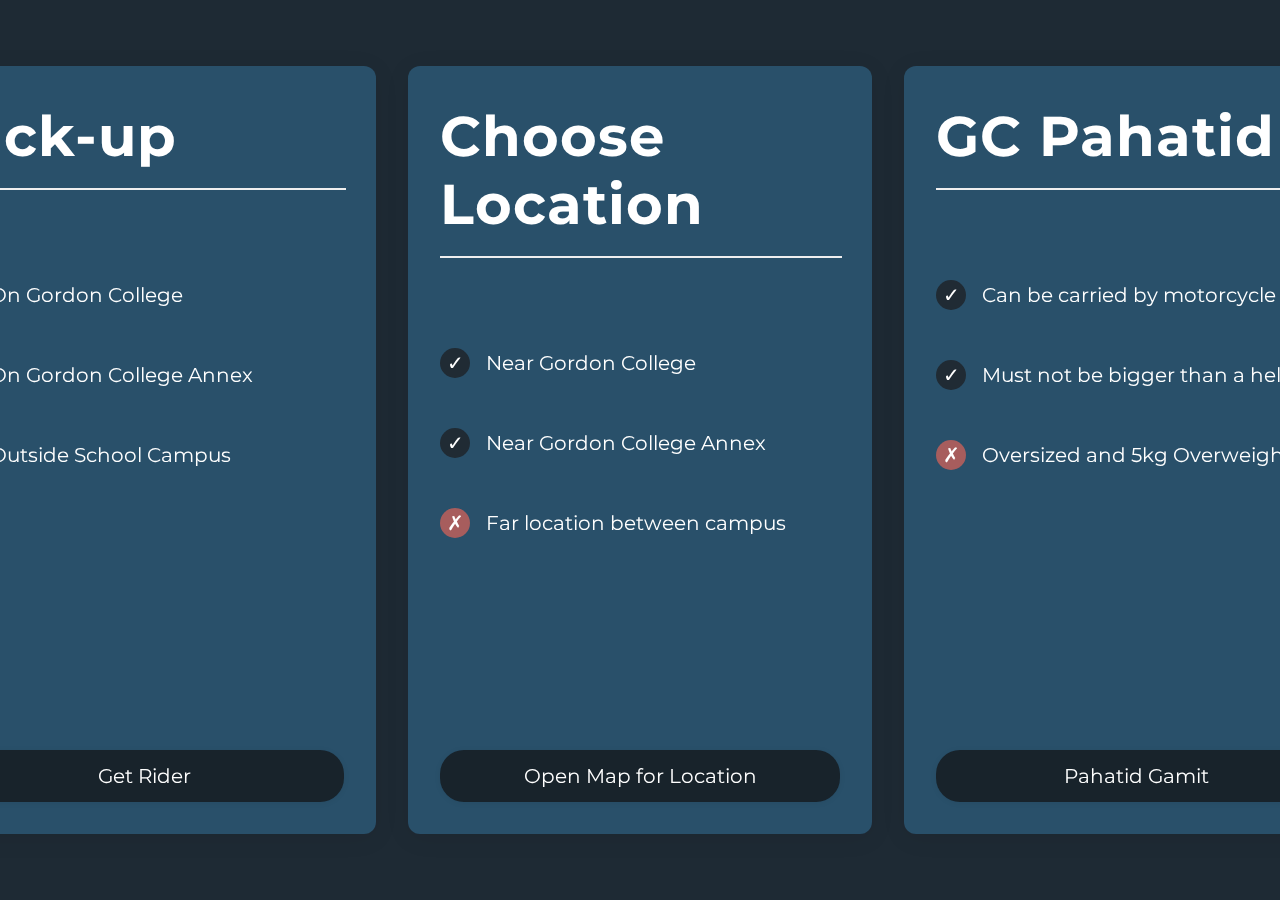
<file: options.html>
<!DOCTYPE html>
<html lang="en">
<head>
  <meta charset="UTF-8">
  <meta name="viewport" content="width=device-width, initial-scale=1.0">
  <title>Options Page</title>
  <link rel="preconnect" href="https://fonts.googleapis.com">
  <link rel="preconnect" href="https://fonts.gstatic.com" crossorigin>
  <link href="https://fonts.googleapis.com/css2?family=Anton&family=Cal+Sans&family=Geologica:wght@100..900&family=Kanit:ital,wght@0,100;0,200;0,300;0,400;0,500;0,600;0,700;0,800;0,900;1,100;1,200;1,300;1,400;1,500;1,600;1,700;1,800;1,900&family=League+Gothic&family=Montserrat:ital,wght@0,100..900;1,100..900&family=National+Park:wght@200..800&display=swap" rel="stylesheet">
  <style>
    body {
      margin: 0;
      padding: 20px;
      font-family: 'Montserrat', Arial, sans-serif;
      background: #f5f5f5;
    }
    /* Desktop: Modal Overlay for the three cards */
    .modal-overlay {
      position: fixed;
      top: 0; left: 0; right: 0; bottom: 0;
      width: 100vw;
      height: 100vh;
      background: rgba(26,38,48, 0.98);
      z-index: 9999;
      display: flex;
      align-items: center;
      justify-content: center;
    }
    .modal-content {
      display: flex;
      gap: 32px;
      padding: 32px;
    }
    /* Desktop: Dark Card Design */
    .card {
      background: #29506a;
      border-radius: 12px;
      width: 400px;
      padding: 36px 32px 32px 32px;
      color: #fff;
      display: flex;
      flex-direction: column;
      align-items: stretch;
      box-shadow: 0 4px 24px rgba(0,0,0,0.08);
      min-height: 700px;
      transition: transform 0.3s ease, box-shadow 0.3s ease;
    }
    
    .card:hover {
      transform: translateY(-10px);
      box-shadow: 0 12px 32px rgba(0,0,0,0.15);
    }
    .card-header,
    .card hr,
    .card-list,
    .card-btn {
      width: 100%;
    }
    .card-header {
      font-size: 56px;
      font-weight: 700;
      margin-bottom: 18px;
      letter-spacing: 1px;
    }
    .card hr {
      border: 0.5px solid #eee;
      margin: 0 0 90px 0;
    }
    .card-list {
      list-style: none;
      padding: 0;
      margin: 0 0 38px 0;
    }
    .card-list li {
      display: flex;
      align-items: center;
      font-size: 20px;
      margin-bottom: 50px;
    }
    /* Desktop Check/Cross Styling (for dark card) */
    .check {
      display: inline-block;
      width: 30px;
      height: 30px;
      background: #202b34;
      color: #fff;
      border-radius: 50%;
      text-align: center;
      line-height: 30px;
      font-size: 20px;
      margin-right: 16px;
    }
    .cross {
      display: inline-block;
      width: 30px;
      height: 30px;
      background: #a75d5d;
      color: #fff;
      border-radius: 50%;
      text-align: center;
      line-height: 30px;
      font-size: 20px;
      margin-right: 16px;
    }
    .card-btn {
      padding: 14px 0;
      background: #18232b;
      color: #fff;
      border: none;
      border-radius: 24px;
      font-size: 20px;
      font-family: 'Montserrat', Arial, sans-serif;
      cursor: pointer;
      margin-top: auto;
      box-shadow: 0 1px 6px #0001;
      transition: background 0.15s;
    }
    .card-btn:hover {
      background: #1c285a;
    }

    /* Tablet Transition */
    @media (max-width: 1200px) {
      .modal-content {
        gap: 28px;
        padding: 18px;
      }
      .card {
        width: 100%; 
        max-width: 350px; 
      }
    }
    
    /* --- Mobile/Android/iOS Theme Fixes (Max Width 850px) --- */
    @media (max-width: 850px) {
      /* 1. Adjust body padding */
      body {
        padding: 10px;
      }
    
      /* 2. Remove fixed position and dark background for a scrollable mobile page */
      .modal-overlay {
        position: static; 
        height: auto;
        min-height: 100vh;
        align-items: flex-start; 
        background: #f5f5f5; 
        padding: 20px 0; 
      }
      
      .modal-content {
        flex-direction: column; /* Stack cards vertically */
        gap: 20px;
        padding: 0;
        width: 100%;
      }
    
      /* 3. Mobile Card Styling (iOS-like White Card) */
      .card {
        width: 100%; 
        max-width: none; 
        min-height: auto; 
        padding: 25px 20px;
        box-sizing: border-box; 
        
        background: #ffffff; /* White background for clean look */
        color: #1A2630; /* Dark text for contrast */
        box-shadow: 0 1px 4px rgba(0,0,0,0.1); /* Subtle shadow */
        border: 1px solid #e0e0e0; /* Subtle border */
        transition: none; /* Disable desktop hover transition */
      }
      .card:hover {
          transform: none; 
          box-shadow: 0 1px 4px rgba(0,0,0,0.1);
      }
      
      .card-header {
        color: #1A2630; 
        font-size: 32px;
      }
      
      .card hr {
        border-color: #f0f0f0; /* Lighter separator */
        margin: 0 0 20px 0; /* Reduced margin */
      }
      
      .card-list li {
        font-size: 18px; 
        margin-bottom: 20px; 
      }
      
      /* Mobile Check/Cross Styling (for light card) */
      .check {
        background: #26c166; /* Green check */
        color: white;
      }
      .cross {
        background: #dc3545; /* Red cross */
        color: white;
      }
    
      /* 4. Use primary app color for the action button */
      .card-btn {
        padding: 16px 20px;
        background: #1671B7; /* Main blue button */
        font-weight: 600;
        box-shadow: none; 
      }
    }
  </style>
</head>
<body>
  <div id="infoModal" class="modal-overlay">
    <div class="modal-content">
      <div class="card">
        <div class="card-header">Pick-up</div>
        <hr>
        <ul class="card-list">
          <li><span class="check">&#10003;</span> On Gordon College</li>
          <li><span class="check">&#10003;</span> On Gordon College Annex</li>
          <li><span class="cross">&#10007;</span> Outside School Campus</li>
        </ul>
        <button class="card-btn" id="getRiderBtn">Get Rider</button>
      </div>
      <div class="card">
        <div class="card-header">Choose Location</div>
        <hr>
        <ul class="card-list">
          <li><span class="check">&#10003;</span> Near Gordon College</li>
          <li><span class="check">&#10003;</span> Near Gordon College Annex</li>
          <li><span class="cross">&#10007;</span> Far location between campus</li>
        </ul>
        <button class="card-btn" id="chooseLocBtn">Open Map for Location</button>
      </div>
      <div class="card">
        <div class="card-header">GC Pahatid</div>
        <hr>
        <ul class="card-list">
          <li><span class="check">&#10003;</span> Can be carried by motorcycle</li>
          <li><span class="check">&#10003;</span> Must not be bigger than a helmet</li>
          <li><span class="cross">&#10007;</span> Oversized and 5kg Overweight</li>
        </ul>
        <button class="card-btn" id="pahatidBtn">Pahatid Gamit</button>
      </div>
    </div>
  </div>
  <script>
    document.addEventListener('DOMContentLoaded', function() {
      document.getElementById('getRiderBtn').onclick = function() {
        window.location.href = "Pickup.html";
      };
      // navigate to chooseloc.html
      document.getElementById('chooseLocBtn').onclick = function() {
        window.location.href = "location.html";
      };
      // navigate to pahatid.html
      document.getElementById('pahatidBtn').onclick = function() {
        window.location.href = "pahatid.html";
      };
    });
    
  </script>
</body>
</html>
</file>
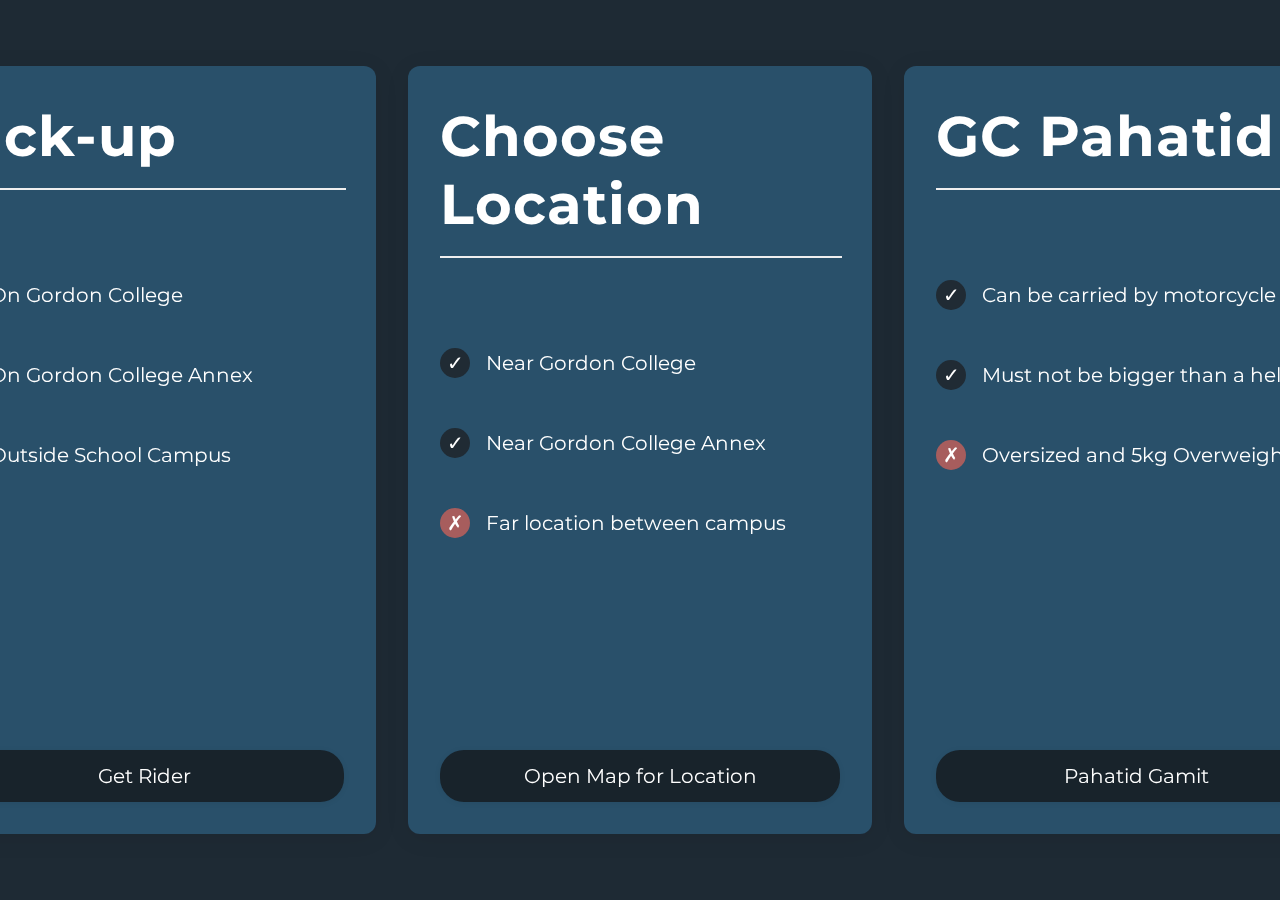
<file: pickup.html>
<!DOCTYPE html>
<html lang="en">
<head>
  <meta charset="UTF-8">
  <meta name="viewport" content="width=device-width, initial-scale=1.0">
  <title>Options Page</title>
  <link rel="preconnect" href="https://fonts.googleapis.com">
  <link rel="preconnect" href="https://fonts.gstatic.com" crossorigin>
  <link href="https://fonts.googleapis.com/css2?family=Anton&family=Cal+Sans&family=Geologica:wght@100..900&family=Kanit:ital,wght@0,100;0,200;0,300;0,400;0,500;0,600;0,700;0,800;0,900;1,100;1,200;1,300;1,400;1,500;1,600;1,700;1,800;1,900&family=League+Gothic&family=Montserrat:ital,wght@0,100..900;1,100..900&family=National+Park:wght@200..800&display=swap" rel="stylesheet">
  <style>
    body {
      margin: 0;
      padding: 20px;
      font-family: 'Montserrat', Arial, sans-serif;
      background: #f5f5f5;
    }
    .modal-overlay {
      position: fixed;
      top: 0; left: 0; right: 0; bottom: 0;
      width: 100vw;
      height: 100vh;
      background: rgba(26,38,48, 0.98);
      z-index: 9999;
      display: flex;
      align-items: center;
      justify-content: center;
    }
    .modal-content {
      display: flex;
      gap: 32px;
      padding: 32px;
    }
    .card {
      background: #29506a;
      border-radius: 12px;
      width: 400px;
      padding: 36px 32px 32px 32px;
      color: #fff;
      display: flex;
      flex-direction: column;
      align-items: stretch;
      box-shadow: 0 4px 24px rgba(0,0,0,0.08);
      min-height: 700px;
      /* Add these properties for smooth transition */
      transition: transform 0.3s ease, box-shadow 0.3s ease;
    }
    
    .card:hover {
      transform: translateY(-10px);
      box-shadow: 0 12px 32px rgba(0,0,0,0.15);
    }
    /* Make key elements span full width for alignment */
    .card-header,
    .card hr,
    .card-list,
    .card-btn {
      width: 100%;
    }
    .card-header {
      font-size: 56px;
      font-weight: 700;
      margin-bottom: 18px;
      letter-spacing: 1px;
    }
    .card hr {
      border: 0.5px solid #eee;
      margin: 0 0 90px 0;
    }
    .card-list {
      list-style: none;
      padding: 0;
      margin: 0 0 38px 0;
    }
    .card-list li {
      display: flex;
      align-items: center;
      font-size: 20px;
      margin-bottom: 50px;
    }
    .check {
      display: inline-block;
      width: 30px;
      height: 30px;
      background: #202b34;
      color: #fff;
      border-radius: 50%;
      text-align: center;
      line-height: 30px;
      font-size: 20px;
      margin-right: 16px;
    }
    .cross {
      display: inline-block;
      width: 30px;
      height: 30px;
      background: #a75d5d;
      color: #fff;
      border-radius: 50%;
      text-align: center;
      line-height: 30px;
      font-size: 20px;
      margin-right: 16px;
    }
    .card-btn {
      padding: 14px 0;
      background: #18232b;
      color: #fff;
      border: none;
      border-radius: 24px;
      font-size: 20px;
      font-family: 'Montserrat', Arial, sans-serif;
      cursor: pointer;
      margin-top: auto;
      box-shadow: 0 1px 6px #0001;
      transition: background 0.15s;
    }
    .card-btn:hover {
      background: #1c285a;
    }
    @media (max-width: 1200px) {
      .modal-content {
        flex-direction: column;
        gap: 28px;
        padding: 18px;
      }
      .card {
        width: 90vw;
        align-items: stretch;
      }
      .card-header {
        font-size: 36px;
      }
      @media (max-width: 850px) {
  /* 1. Adjust body padding */
  body {
    padding: 10px;
  }

  /* 2. Re-layout the modal content to stack cards vertically */
  .modal-overlay {
    position: static; /* Allow it to flow naturally */
    height: auto;
    min-height: 100vh;
    align-items: flex-start; /* Align content to the top */
    background: #f5f5f5; /* Use body background for cleaner look */
  }
  
  .modal-content {
    flex-direction: column; /* Stack cards vertically */
    gap: 20px;
    padding: 0;
    width: 100%;
  }

  /* 3. Make cards full width and remove fixed height constraints */
  .card {
    width: 100%; /* Take full width */
    max-width: none; /* Override fixed width */
    min-height: auto; /* Remove minimum height */
    padding: 25px 20px;
    box-sizing: border-box; 
  }

  /* 4. Adjust button padding for easier tapping */
  .card-btn {
    padding: 14px 20px;
  }
}
    }
  </style>
</head>
<body>
  <div id="infoModal" class="modal-overlay">
    <div class="modal-content">
      <div class="card">
        <div class="card-header">Pick-up</div>
        <hr>
        <ul class="card-list">
          <li><span class="check">&#10003;</span> On Gordon College</li>
          <li><span class="check">&#10003;</span> On Gordon College Annex</li>
          <li><span class="cross">&#10007;</span> Outside School Campus</li>
        </ul>
        <button class="card-btn" id="getRiderBtn">Get Rider</button>
      </div>
      <div class="card">
        <div class="card-header">Choose Location</div>
        <hr>
        <ul class="card-list">
          <li><span class="check">&#10003;</span> Near Gordon College</li>
          <li><span class="check">&#10003;</span> Near Gordon College Annex</li>
          <li><span class="cross">&#10007;</span> Far location between campus</li>
        </ul>
        <!-- Added id to navigate to chooseloc.html -->
        <button class="card-btn" id="chooseLocBtn">Open Map for Location</button>
      </div>
      <div class="card">
        <div class="card-header">GC Pahatid</div>
        <hr>
        <ul class="card-list">
          <li><span class="check">&#10003;</span> Can be carried by motorcycle</li>
          <li><span class="check">&#10003;</span> Must not be bigger than a helmet</li>
          <li><span class="cross">&#10007;</span> Oversized and 5kg Overweight</li>
        </ul>
        <!-- Added id to navigate to pahatid.html -->
        <button class="card-btn" id="pahatidBtn">Pahatid Gamit</button>
      </div>
    </div>
  </div>
  <script>
    document.addEventListener('DOMContentLoaded', function() {
      document.getElementById('getRiderBtn').onclick = function() {
        window.location.href = "pickup.html";
      };
      // navigate to chooseloc.html
      document.getElementById('chooseLocBtn').onclick = function() {
        window.location.href = "location.html";
      };
      // navigate to pahatid.html
      document.getElementById('pahatidBtn').onclick = function() {
        window.location.href = "pahatid.html";
      };
    });
    
  </script>
</body>
</html>
</file>
